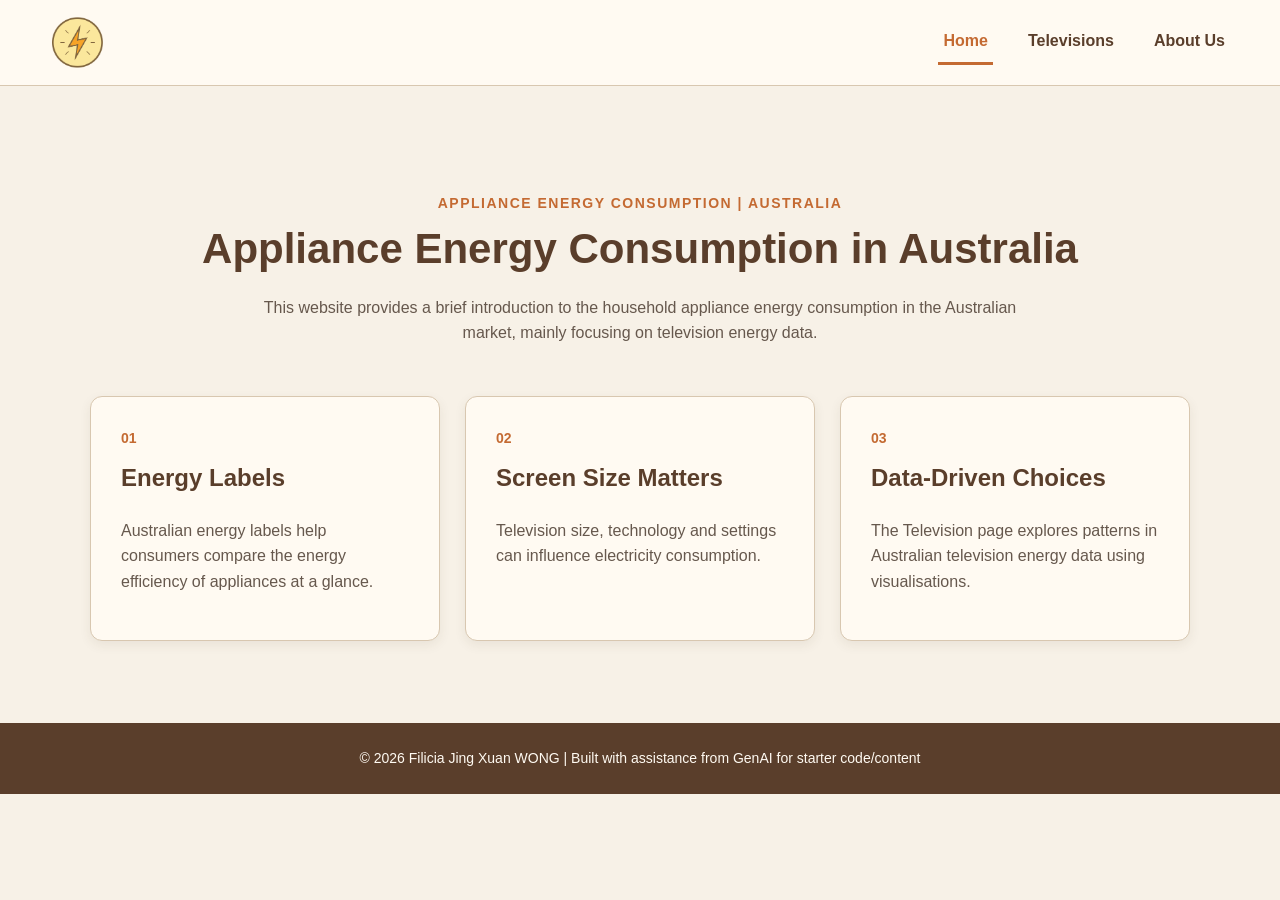
<file: index.html>
<!DOCTYPE html>
<html lang="en">
<!--Description: index.html-->
<!--Author: Filicia Jing Xuan WONG-->
<!--Date: 10/09/2026-->
<!--Validation: 24/9/2026-->

<!--Head-->
<head>
    <meta charset="utf-8">
    <meta name="description" content="T01 Website, Homepage">
    <meta name="keywords" content="Data Visualisation, Tutorial1, T01, Homepage">
    <meta name="authors" content="Filicia Jing Xuan WONG">
    <meta name="viewport" content="width=device-width, initial-scale=1.0">
    <title>Appliance Energy Consumption Website</title>
    <link rel="stylesheet" href="style.css">
</head>

<body data-page="home">
    
    <header class="website_header">
        <!--PowerIcon Logo-->
        <a class="powericon_logo_link" href="index.html" title="Return to Homepage">
            <img src="images/PowerIcon.png" alt="PowerIcon" class="powericon_logo">
        </a>

        <!--Navigation Bar-->
        <nav class="top_nav">
            <a href="index.html" data-page="home">Home</a>
            <a href="televisions.html" data-page="televisions">Televisions</a>
            <a href="aboutus.html" data-page="aboutus">About Us</a>
        </nav>
    </header>

    <!--Homepage Content-->
    <main class="container">
        <section class="section_container">

            <p class="homepage_statement">APPLIANCE ENERGY CONSUMPTION | AUSTRALIA</p>

            <h1>Appliance Energy Consumption in Australia</h1>

            <p class="homepage_statement_intro">
                This website provides a brief introduction to the household appliance energy consumption
                in the Australian market, mainly focusing on television energy data.
            </p>

        </section>

        <!--Information Cards-->
        <div class="info_card_grid">

            <!--Card 1-->
            <article class="info_card">
                <div class="card_order">01</div>
                <h2>Energy Labels</h2>
                <p>Australian energy labels help consumers compare the energy efficiency
                        of appliances at a glance.</p>
            </article>

            <!--Card 2-->
            <article class="info_card">
                    <div class="card_order">02</div>
                    <h2>Screen Size Matters</h2>
                    <p>Television size, technology and settings can influence electricity consumption.</p>
            </article>

            <!--Card 3-->
            <article class="info_card">
                    <div class="card_order">03</div>
                    <h2>Data-Driven Choices</h2>
                    <p>The Television page explores patterns in Australian television
                        energy data using visualisations.</p>
            </article>

        </div>
    </main>

    <!--Footer-->
    <footer class="footer">
        <p>&copy; 2026 Filicia Jing Xuan WONG | Built with assistance from GenAI for starter code/content</p>
    </footer>

    <script src="script.js"></script>

</body>
</html>
</file>
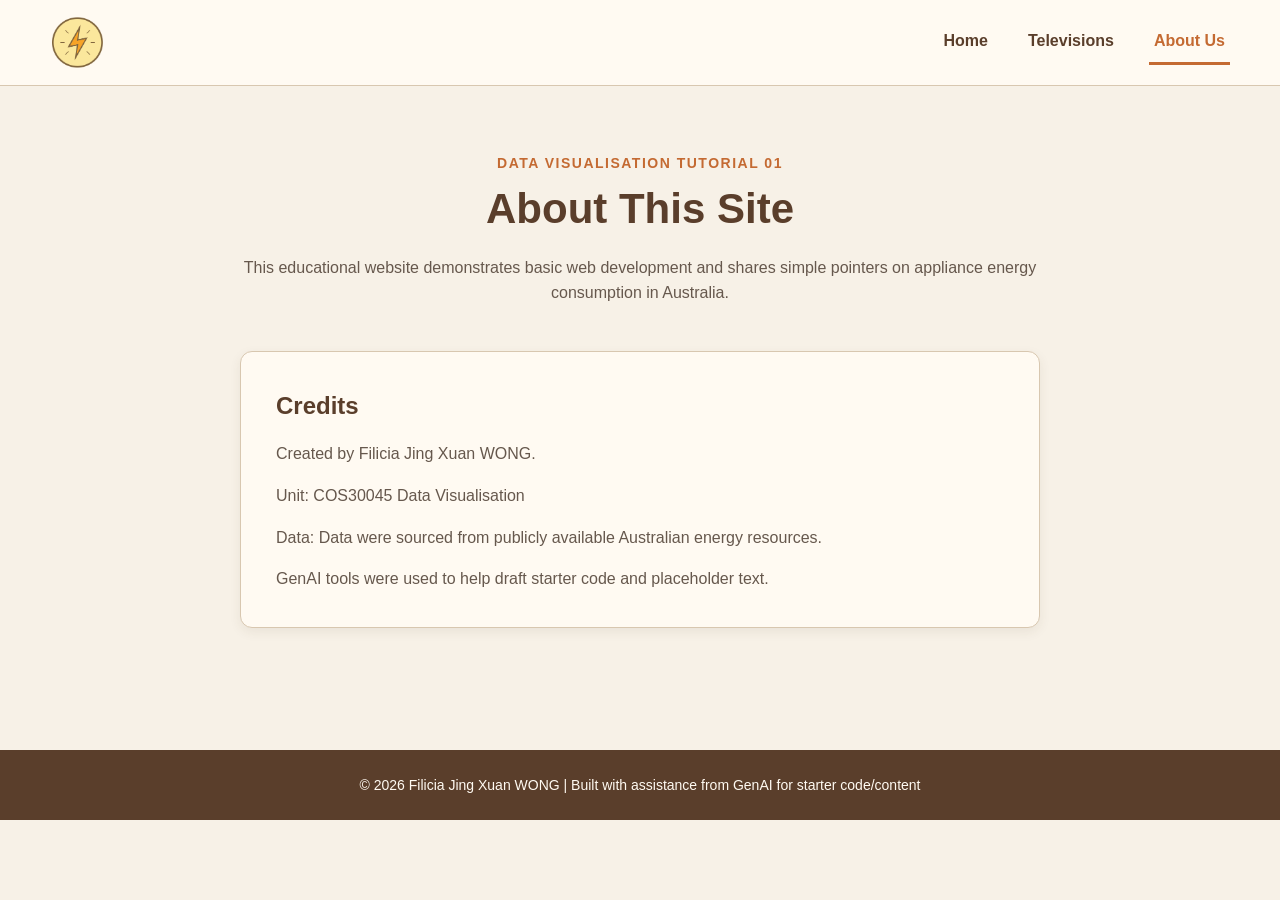
<file: aboutus.html>
<!DOCTYPE html>
<html lang="en">
<!--Description: aboutus.html-->
<!--Author: Filicia Jing Xuan WONG-->
<!--Date: 10/09/2026-->
<!--Validation: 24/9/2026-->

<!--Head-->
<head>
    <meta charset="utf-8">
    <meta name="description" content="T01 Website, About Us">
    <meta name="keywords" content="Data Visualisation, Tutorial1, T01, About Us">
    <meta name="authors" content="Filicia Jing Xuan WONG">
    <meta name="viewport" content="width=device-width, initial-scale=1.0">
    <title>About Us</title>
    <link rel="stylesheet" href="style.css">
</head>

<body data-page="aboutus">

    <header class="website_header">
        <!--PowerIcon Logo-->
        <a class="powericon_logo_link" href="index.html" title="Return to Homepage">
            <img src="images/PowerIcon.png" alt="PowerIcon" class="powericon_logo">
        </a>

        <!--Navigation Bar-->
        <nav class="top_nav">
            <a href="index.html" data-page="home">Home</a>
            <a href="televisions.html" data-page="televisions">Televisions</a>
            <a href="aboutus.html" data-page="aboutus">About Us</a>
        </nav>
    </header>

    <!--About Us Content-->
    <!--Introduction-->
    <main class="container">
        <section class="page_heading">

            <p class="aboutus_statement">DATA VISUALISATION TUTORIAL 01</p>

            <h1>About This Site</h1>

            <p class="aboutus_statement_intro">This educational website demonstrates basic web development and shares simple pointers on appliance energy consumption in Australia.</p>

        </section>

        <!--About Us Card-->
        <div class="about_card">
            <article>
                <h2>Credits</h2>
                <p>Created by Filicia Jing Xuan WONG.</p>
                <p>Unit: COS30045 Data Visualisation</p>
                <p>Data: Data were sourced from publicly available Australian energy resources.</p>
                <p>GenAI tools were used to help draft starter code and placeholder text.</p>
            </article>
        </div>

    </main>

    <!--Footer-->
    <footer class="footer">
        <p>&copy; 2026 Filicia Jing Xuan WONG | Built with assistance from GenAI for starter code/content</p>
    </footer>

    <script src="script.js"></script>

</body>
</html>
</file>
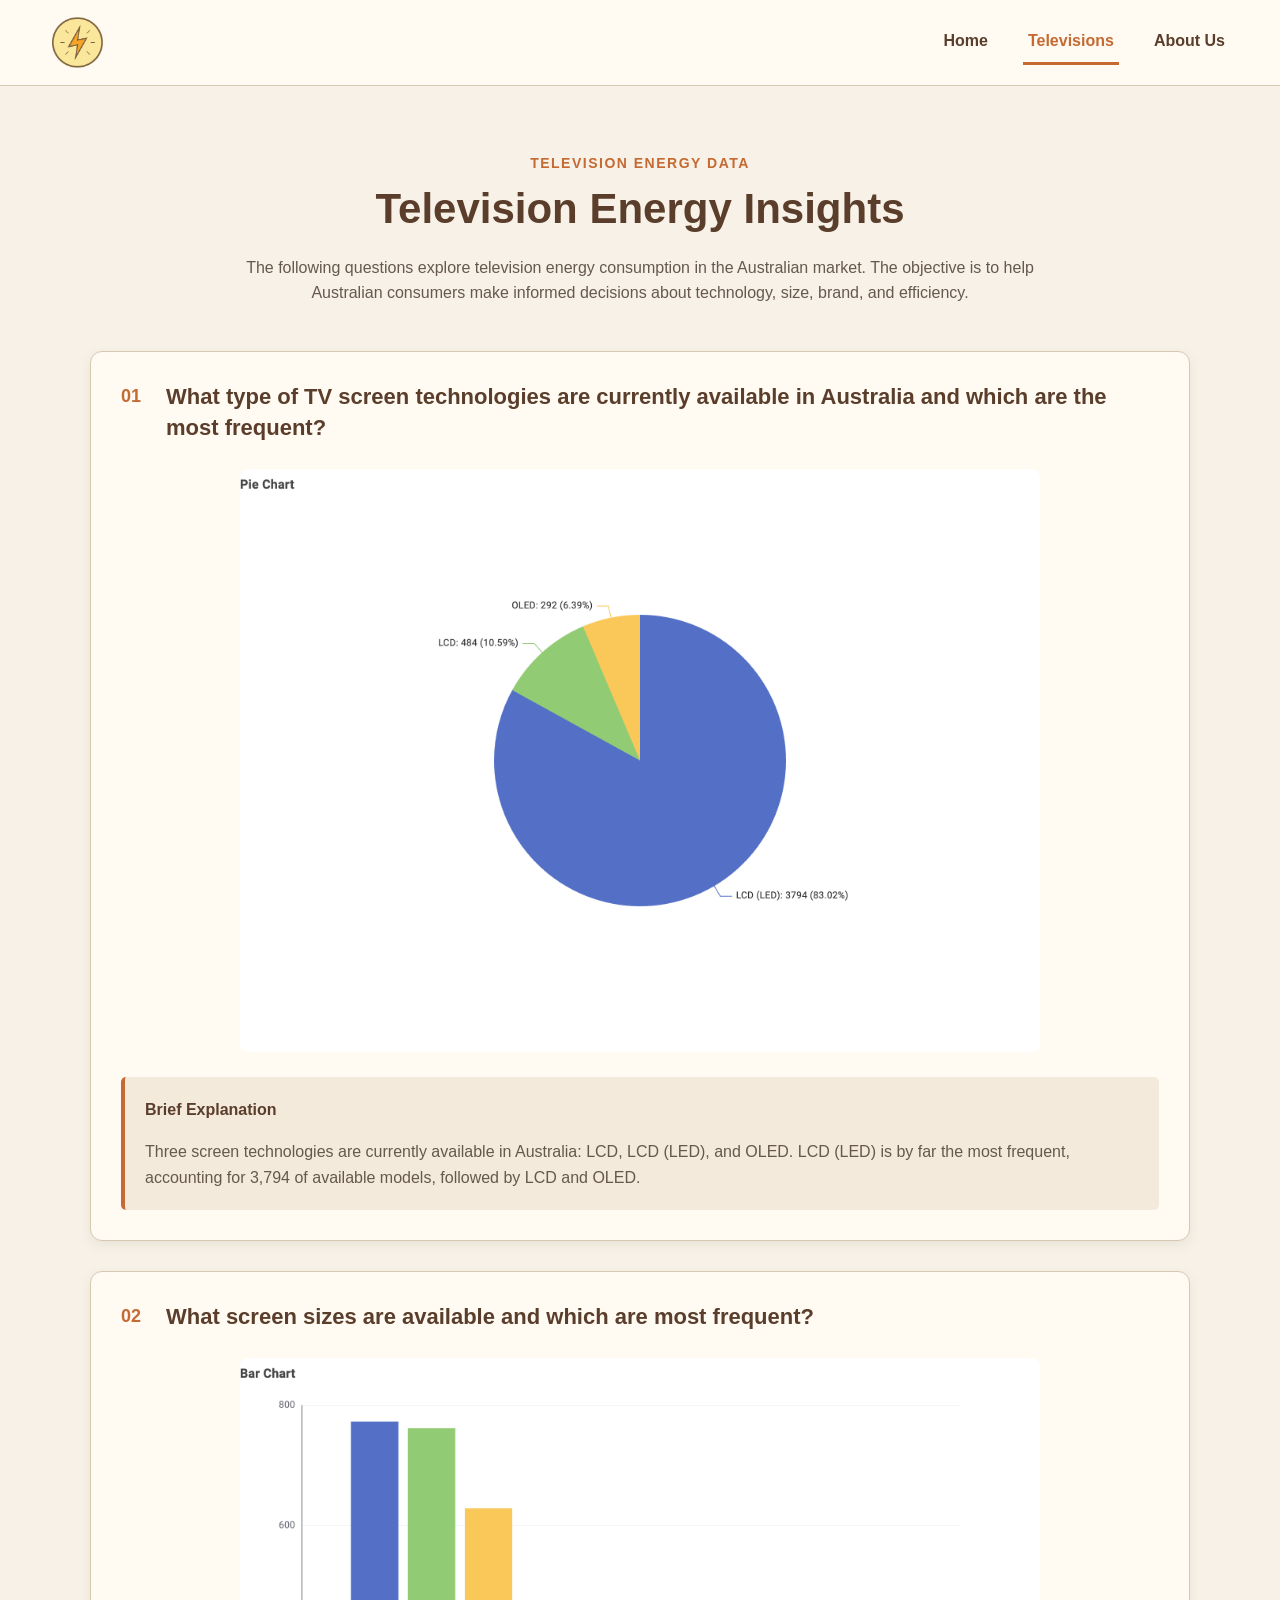
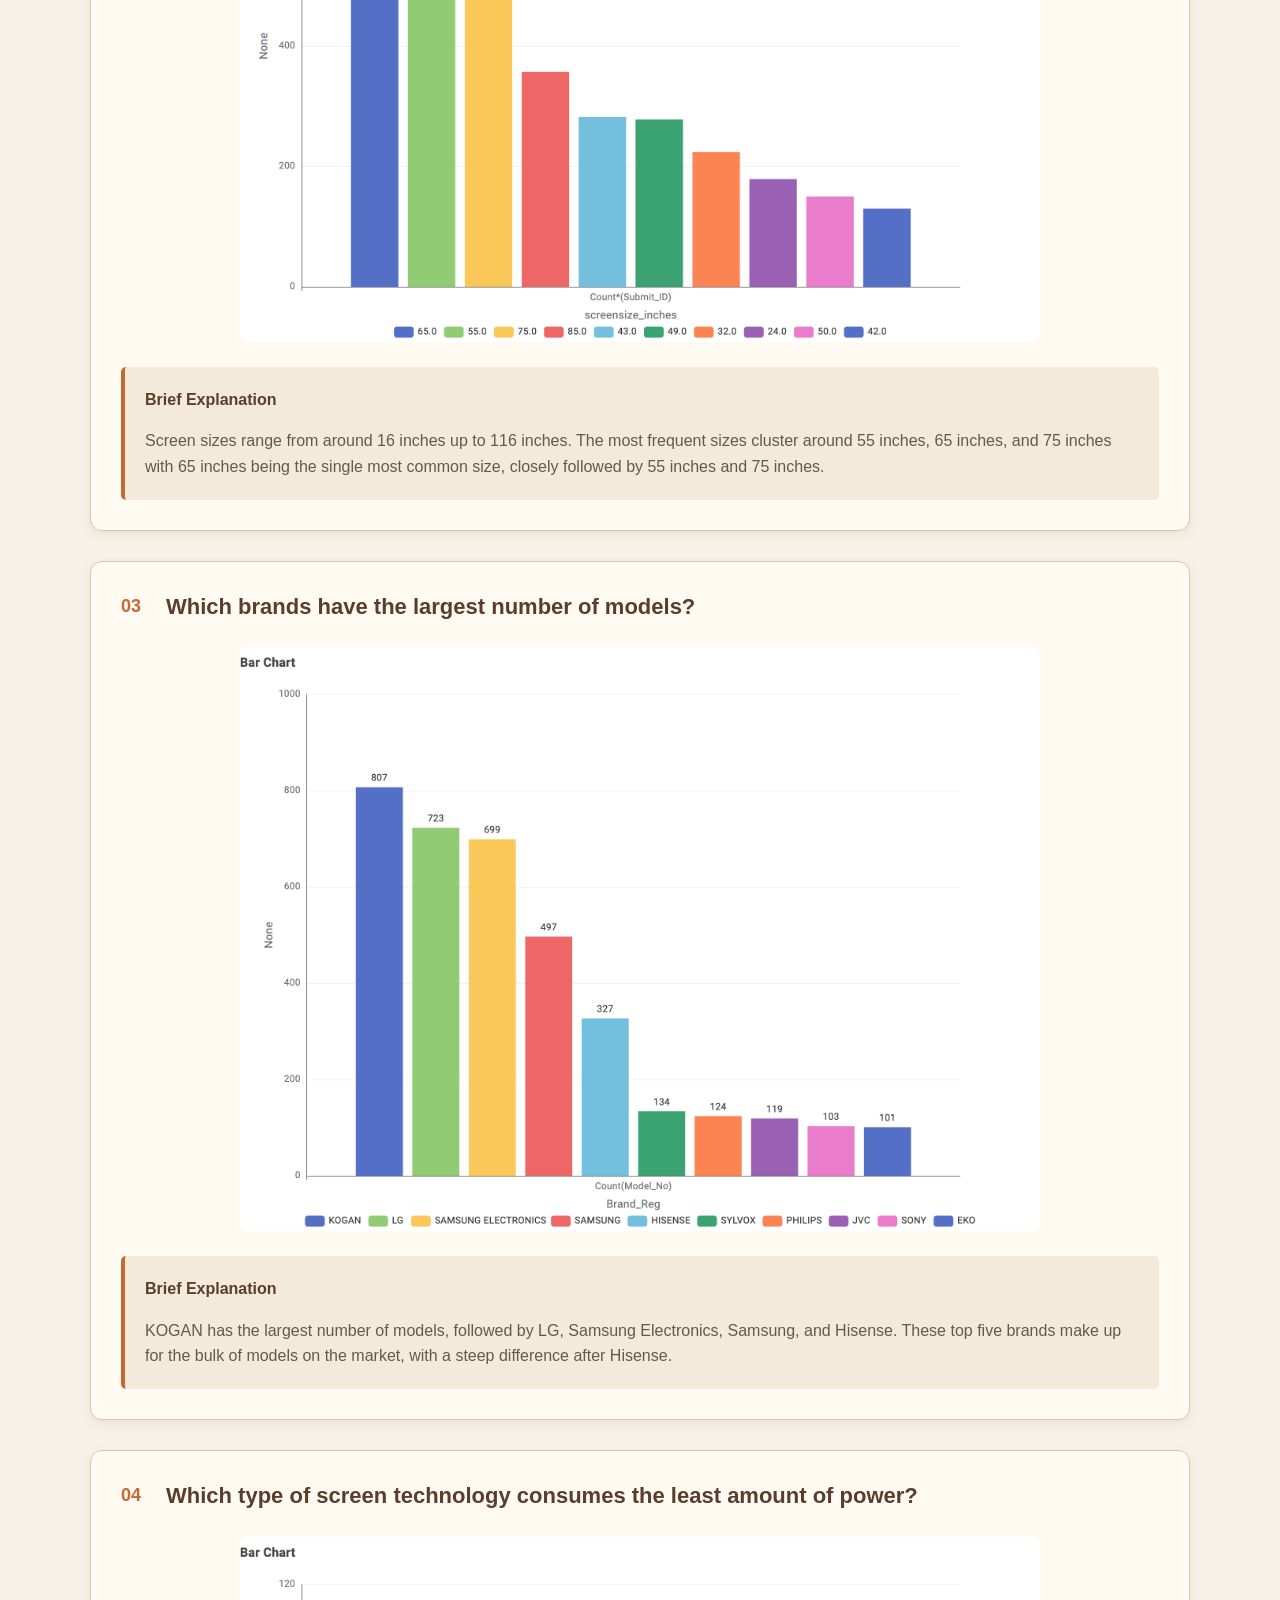
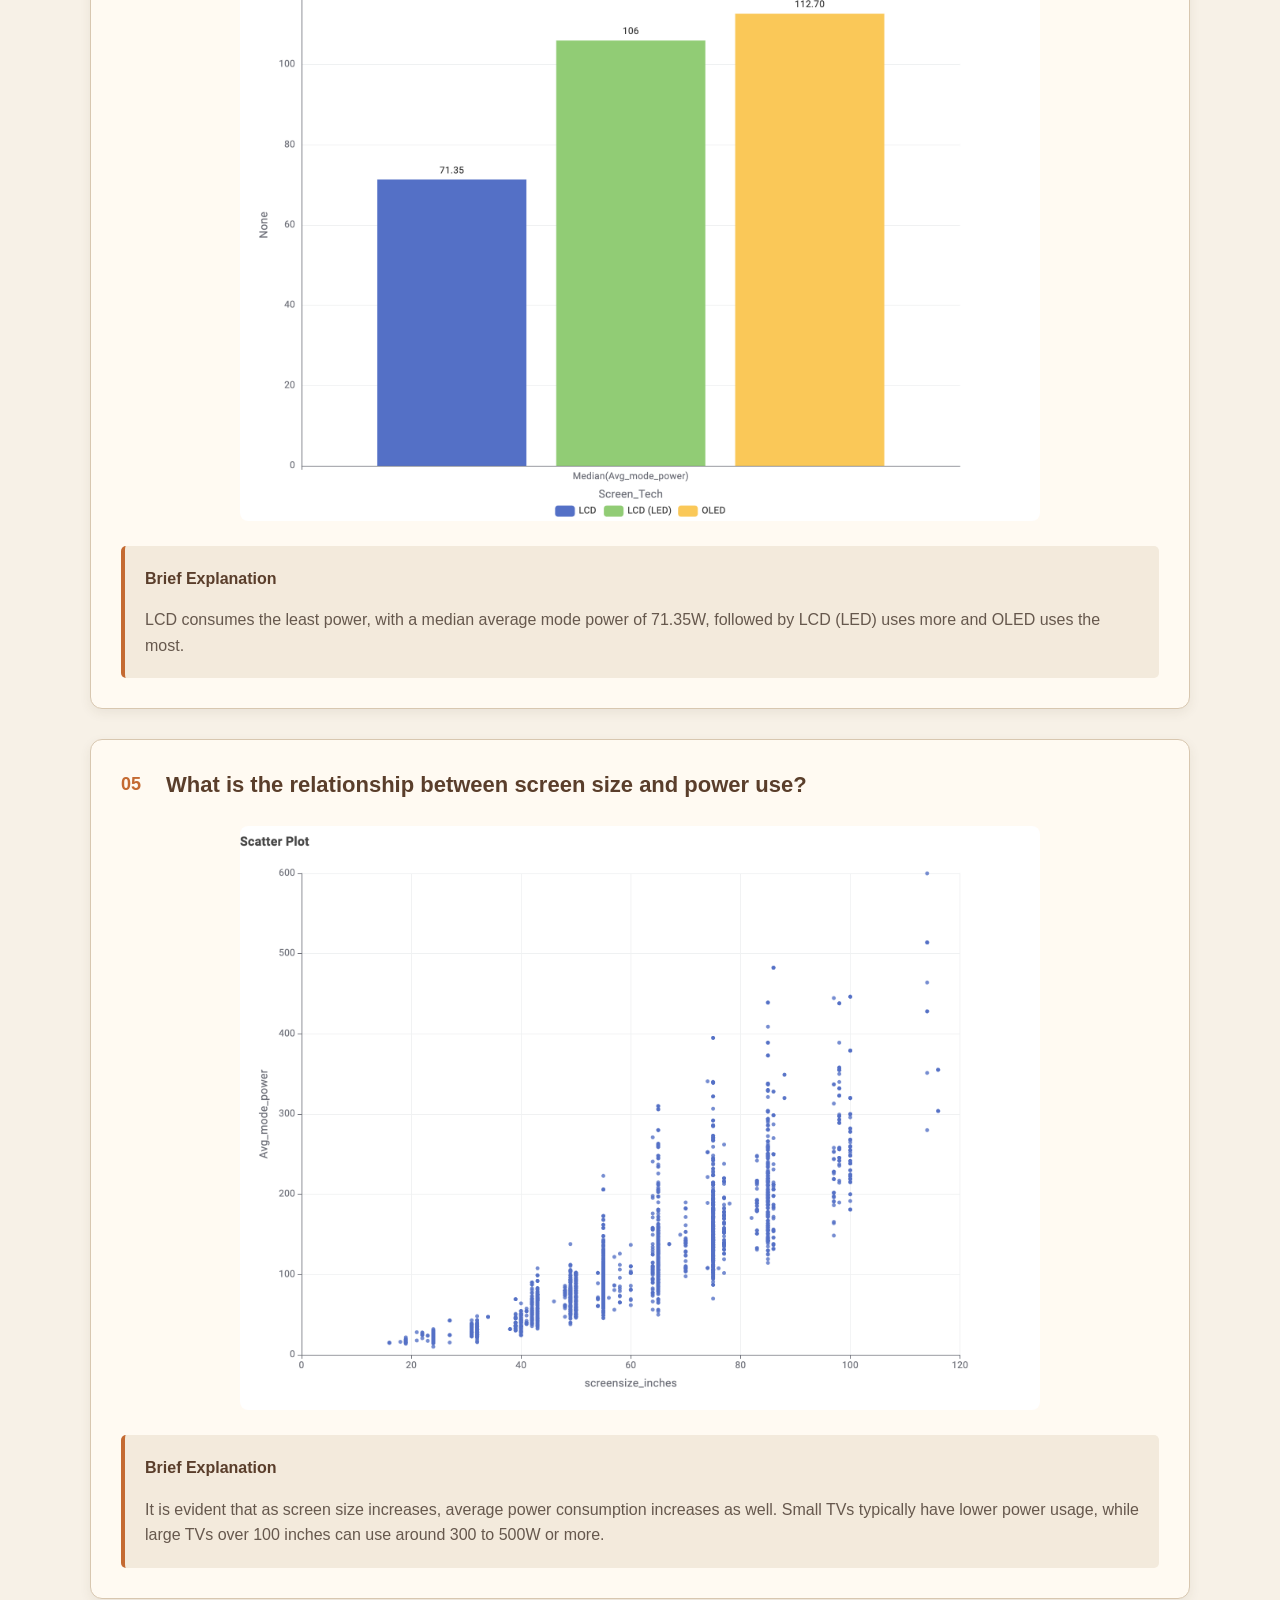
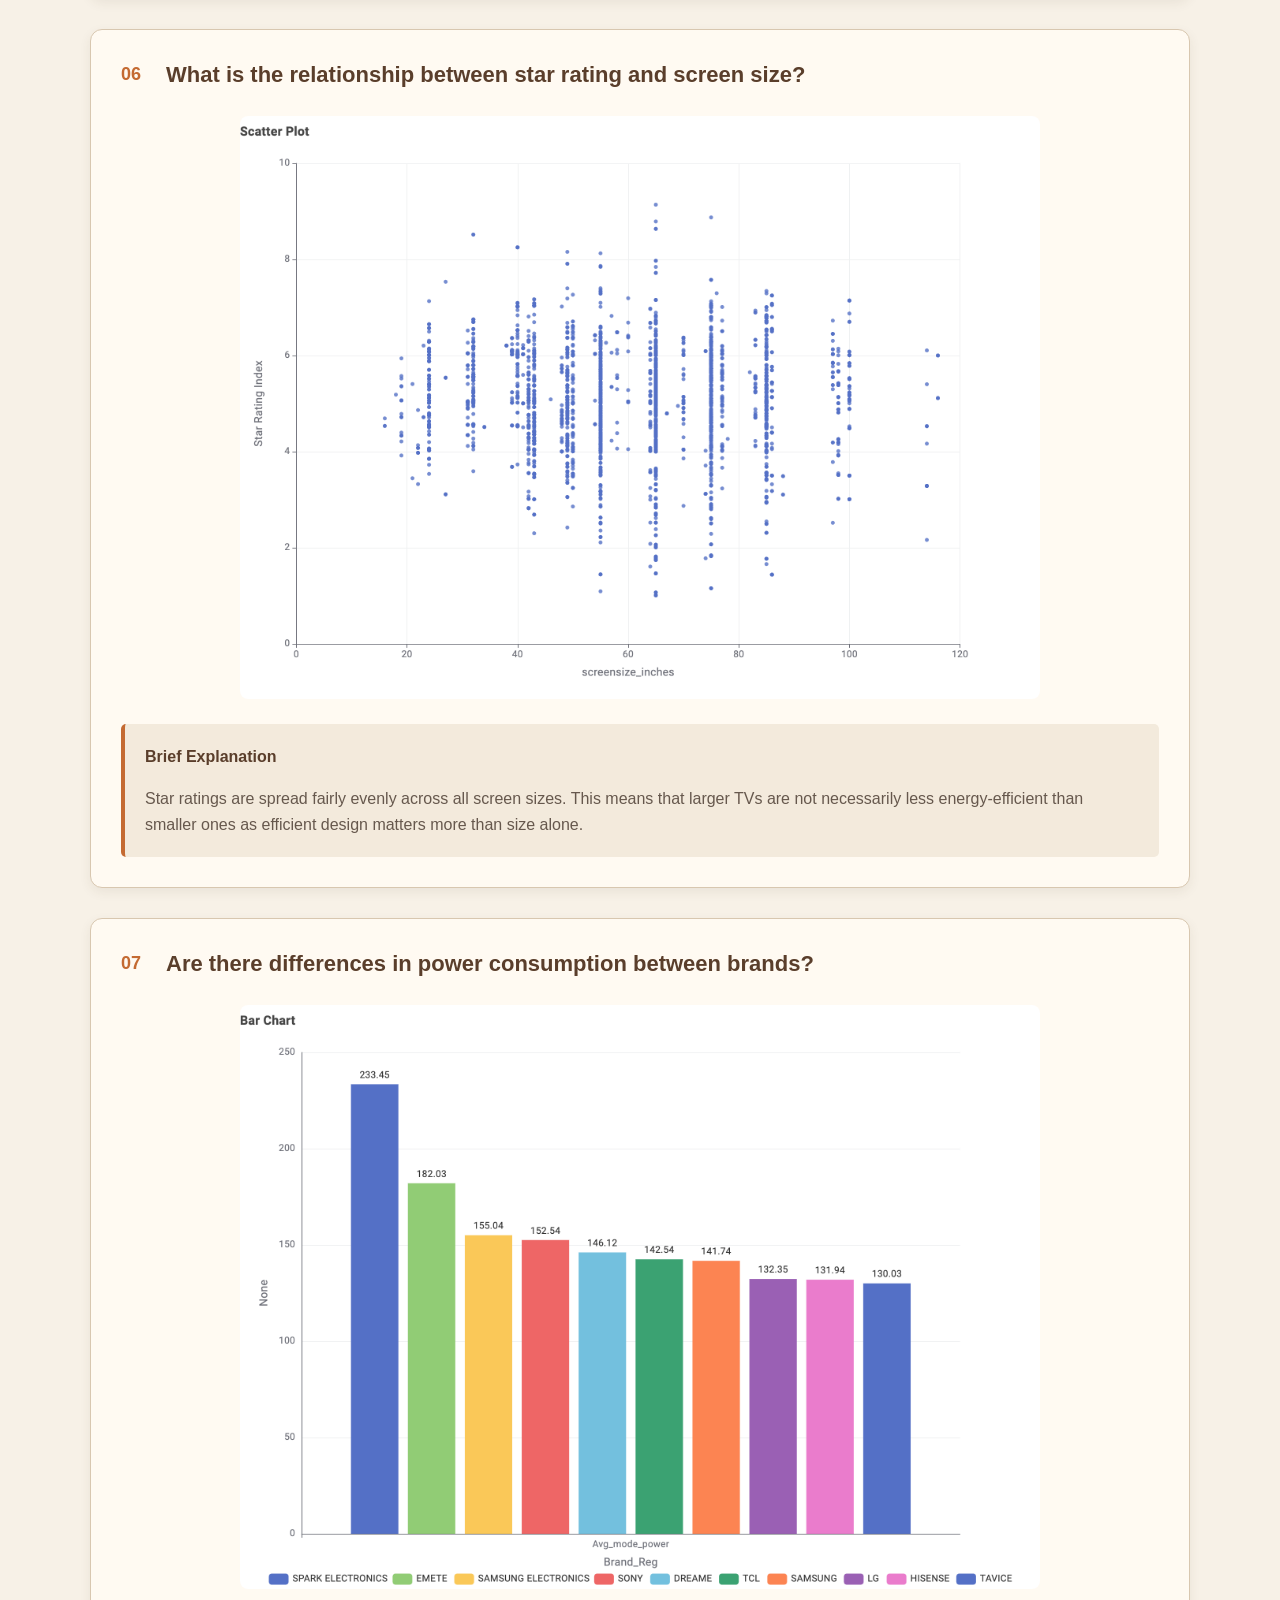
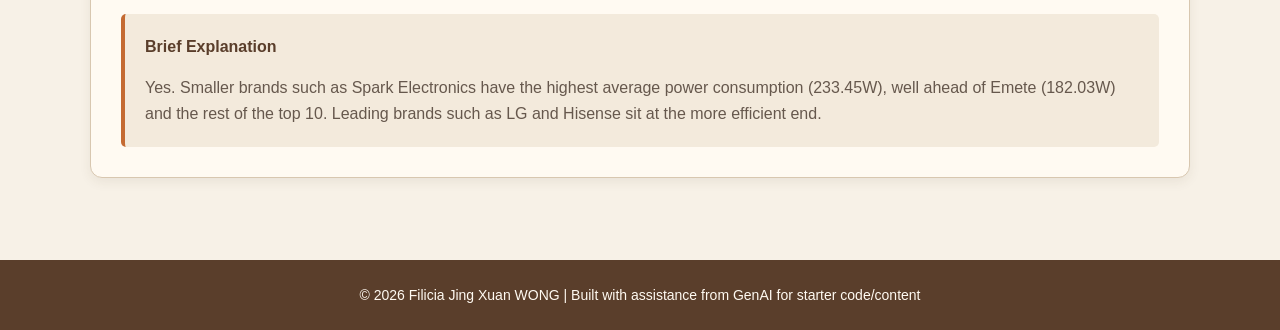
<file: televisions.html>
<!DOCTYPE html>
<html lang="en">
<!--Description: televisions.html-->
<!--Author: Filicia Jing Xuan WONG-->
<!--Date: 10/09/2026-->
<!--Validation: 24/9/2026-->

<!--Head-->
<head>
    <meta charset="utf-8">
    <meta name="description" content="T01 Website, Televisions">
    <meta name="keywords" content="Data Visualisation, Tutorial1, T01, Televisions">
    <meta name="authors" content="Filicia Jing Xuan WONG">
    <meta name="viewport" content="width=device-width, initial-scale=1.0">
    <title>Televisions</title>
    <link rel="stylesheet" href="style.css">
</head>

<body data-page="televisions">

    <header class="website_header">
        <!--PowerIcon Logo-->
        <a class="powericon_logo_link" href="index.html" title="Return to Homepage">
            <img src="images/PowerIcon.png" alt="PowerIcon" class="powericon_logo">
        </a>

        <!--Navigation Bar-->
        <nav class="top_nav">
            <a href="index.html" data-page="home">Home</a>
            <a href="televisions.html" data-page="televisions">Televisions</a>
            <a href="aboutus.html" data-page="aboutus">About Us</a>
        </nav>
    </header>

    <!--Televisions Content-->
    <main class="container">
        <section class="page_heading">
            <p class="televisions_statement">TELEVISION ENERGY DATA</p>
            <h1>Television Energy Insights</h1>
            <p class="televisions_statement_intro">The following questions explore television energy consumption
                in the Australian market. 
                The objective is to help Australian consumers make informed decisions about technology, size, brand, and efficiency.
            </p>
        </section>

        <!--Questions-->
        <div class="questions">

            <!--Question 1-->
            <article class="question_card">
                <div class="question_header">
                    <span class="question_order">01</span>
                    
                    <h2>
                        What type of TV screen technologies are currently available 
                        in Australia and which are the most frequent?
                    </h2>
                </div>

                <div>
                    <img src="images/Q1_PIE.png" alt="Pie Chart of what type of TV screen technologies are currently available in Australia and which are the most frequent">
                </div>

                <div class="brief_explanation">
                    <strong>Brief Explanation</strong>
                    <p>Three screen technologies are currently available in Australia: LCD, LCD (LED), and OLED. 
                        LCD (LED) is by far the most frequent, accounting for 3,794 of available models, followed by LCD and OLED.</p>
                </div>
            </article>

            <!--Question 2-->
            <article class="question_card">
                <div class="question_header">
                    <span class="question_order">02</span>
                    
                    <h2>
                        What screen sizes are available and which are most frequent?
                    </h2>
                </div>

                <div>
                    <img src="images/Q2_BAR.png" alt="Chart of what screen sizes are available and which are most frequent">
                </div>

                <div class="brief_explanation">
                    <strong>Brief Explanation</strong>
                    <p>Screen sizes range from around 16 inches up to 116 inches.
                        The most frequent sizes cluster around 55 inches, 65 inches, and 75 inches with 65 inches being the single most common size, closely followed by 55 inches and 75 inches.</p>
                </div>
            </article>

            <!--Question 3-->
            <article class="question_card">
                <div class="question_header">
                    <span class="question_order">03</span>
                    
                    <h2>
                        Which brands have the largest number of models?
                    </h2>
                </div>

                <div>
                    <img src="images/Q3_BAR.png" alt="Chart of which brands have the largest number of models">
                </div>

                <div class="brief_explanation">
                    <strong>Brief Explanation</strong>
                    <p>KOGAN has the largest number of models, followed by LG, Samsung Electronics, Samsung, and Hisense.
                        These top five brands make up for the bulk of models on the market, with a steep difference after Hisense.</p>
                </div>
            </article>

            <!--Question 4-->
            <article class="question_card">
                <div class="question_header">
                    <span class="question_order">04</span>
                    
                    <h2>Which type of screen technology consumes the least amount of power?</h2>
                </div>

                <div>
                    <img src="images/Q4_BAR.png" alt="Chart of which type of screen technology consumes the least amount of power">
                </div>

                <div class="brief_explanation">
                    <strong>Brief Explanation</strong>
                    <p>LCD consumes the least power, with a median average mode power of 71.35W, followed by LCD (LED) uses more and OLED uses the most.</p>
                </div>
            </article>

            <!--Question 5-->
            <article class="question_card">
                <div class="question_header">
                    <span class="question_order">05</span>
                
                    <h2>What is the relationship between screen size and power use?</h2>
                </div>

                <div>
                    <img src="images/Q5_SCATTER.png" alt="Chart of the relationship between screen size and power use">
                </div>

                <div class="brief_explanation">
                    <strong>Brief Explanation</strong>
                    <p>It is evident that as screen size increases, average power consumption increases as well.
                        Small TVs typically have lower power usage, while large TVs over 100 inches can use around 300 to 500W or more.</p>
                </div>
            </article>

            <!--Question 6-->
            <article class="question_card">
                <div class="question_header">
                    <span class="question_order">06</span>
                
                    <h2>What is the relationship between star rating and screen size?</h2>
                </div>

                <div>
                    <img src="images/Q6_SCATTER.png" alt="Chart of the relationship between star rating and screen size">
                </div>

                <div class="brief_explanation">
                    <strong>Brief Explanation</strong>
                    <p>Star ratings are spread fairly evenly across all screen sizes.
                        This means that larger TVs are not necessarily less energy-efficient than smaller ones as efficient design matters more than size alone.</p>
                </div>
            </article>

            <!--Question 7-->
            <article class="question_card">
                <div class="question_header">
                    <span class="question_order">07</span>
                
                    <h2>Are there differences in power consumption between brands?</h2>
                </div>

                <div>
                    <img src="images/Q7_BAR.png" alt="Bar Chart of the differences in power consumption between brands">
                </div>

                <div class="brief_explanation">
                    <strong>Brief Explanation</strong>
                    <p>Yes. Smaller brands such as Spark Electronics have the highest average power consumption (233.45W), well ahead of Emete (182.03W) and the rest of the top 10.
                         Leading brands such as LG and Hisense sit at the more efficient end.</p>
                </div>
            </article>

        </div>
    </main>

    <!--Footer-->
    <footer class="footer">
        <p>&copy; 2026 Filicia Jing Xuan WONG | Built with assistance from GenAI for starter code/content</p>
    </footer>

    <script src="script.js"></script>

</body>
</html>
</file>
<file: style.css>
/*Description: style.css
Author: Filicia Jing Xuan WONG
Date: 10/09/2026
Validation: 24/9/2026*/

/*Webpage Styling*/
* {
    box-sizing: border-box;
}

body {
    margin: 0;
    font-family: Arial, sans-serif;
    background-color:#f7f1e7;
    color: #3f3025;
    line-height: 1.6;
}

/*Header*/
.website_header {
    display: flex;
    align-items: center;
    justify-content: space-between;
    padding: 15px 50px;
    background-color: #fffaf2;
    border-bottom: 1px solid #d8c7b0;
    position: sticky;
    top: 0;
    z-index: 1500;
}

/*Logo*/
.powericon_logo_link {
    display: block;
}

.powericon_logo {
    width: 55px;
    height: 55px;
    display: block;
}

.powericon_logo_link:hover {
    opacity: 0.80;
}

/*Navigation bar*/
.top_nav {
    display: flex;
    gap: 30px;
}

.top_nav a {
    text-decoration: none;
    color: #5a3e2b;
    font-weight: bold;
    padding: 8px 5px;
    border-bottom: 3px solid transparent;
}

.top_nav a:hover {
    color: #c46a32;
    border-bottom: 3px solid #c46a32;
}

/*Current Page*/
.top_nav a.active {
    color: #c46a32;
    border-bottom: 3px solid #c46a32;
}

/*Main Container*/
.container {
    width: 90%;
    max-width: 1100px;
    margin: 0 auto;
    padding: 52px 0;
}

/*Home Page*/
.section_container {
    text-align: center;
    padding: 40px 20px 50px;
}

.homepage_statement, .televisions_statement, .aboutus_statement {
    color: #c46a32;
    font-size: 14px;
    font-weight: bold;
    letter-spacing: 1.5px;
    margin-bottom: 10px;
}

.section_container h1,
.page_heading h1 {
    color: #5a3e2b;
    font-size: 42px;
    line-height: 1.2;
    margin: 10px 0 20px;
}

.homepage_statement_intro, .televisions_statement_intro, .aboutus_statement_intro{
    max-width: 800px;
    margin: 0 auto;
    color: #66584d;
}

/*Information Cards*/
.info_card_grid {
    display: grid;
    grid-template-columns: repeat(3, 1fr);
    gap: 25px;
}

.info_card {
    background-color: #fffaf2;
    border: 1px solid #d8c7b0;
    border-radius: 12px;
    padding: 30px;
    box-shadow: 0 4px 12px rgba(80, 60, 40, 0.08);
}

.info_card:hover {
    transform: translateY(-3px);
}

.card_order {
    color: #c46a32;
    font-weight: bold;
    font-size: 14px;
    margin-bottom: 10px;
}

.info_card h2 {
    color: #5a3e2b;
    margin-top: 0;
}

.info_card p {
    color: #66584d;
}

/*Television Page*/
.page_heading {
    text-align: center;
    margin-bottom: 45px;
}

.page_heading h1 {
    margin-bottom: 20px;
}


/*Question Cards*/
.questions {
    display: flex;
    flex-direction: column;
    gap: 30px;
}

.question_card {
    background-color: #fffaf2;
    border: 1px solid #d8c7b0;
    border-radius: 12px;
    padding: 30px;
    box-shadow: 0 4px 12px rgba(80, 60, 40, 0.08);
}

.question_header {
    display: flex;
    align-items: flex-start;
    gap: 15px;
    margin-bottom: 25px;
}

.question_order {
    color: #c46a32;
    font-size: 18px;
    font-weight: bold;
    min-width: 30px;
}

.question_header h2 {
    margin: 0;
    color: #5a3e2b;
    font-size: 22px;
    line-height: 1.4;
}

/*Chart Images*/
.question_card img {
    display: block;
    width: 100%;
    max-width: 800px;
    height: auto;
    margin: 0 auto 25px;
    border-radius: 8px;
}

/*Explanation*/
.brief_explanation {
    background-color: #f3eadc;
    padding: 20px;
    border-left: 4px solid #c46a32;
    border-radius: 5px;
}

.brief_explanation strong {
    color: #5a3e2b;
}

.brief_explanation p {
    margin-bottom: 0;
    color: #66584d;
}

/*About Us Page*/
.about_card {
    max-width: 800px;
    margin: 40px auto;
    padding: 35px;
    background-color: #fffaf2;
    border: 1px solid #d8c7b0;
    border-radius: 12px;
    box-shadow: 0 4px 12px rgba(80, 60, 40, 0.08);
}

.about_card h2 {
    margin-top: 0;
    margin-bottom: 15px;
    color: #5a3e2b;
}

.about_card p {
    margin-bottom: 15px;
    color: #66584d;
}

.about_card p:last-child {
    margin-bottom: 0;
}

/*Footer*/
.footer {
    background-color: #5a3e2b;
    color: #fffaf2;
    text-align: center;
    padding: 24px 20px;
    margin-top: 30px;
}

.footer p {
    margin: 0;
    font-size: 14px;
}


/*Web Responsiveness*/
@media (max-width: 768px) {

    .website_header {
        padding: 15px 25px;
    }

    .top_nav {
        gap: 15px;
    }

    .top_nav a {
        font-size: 14px;
    }

    .section_container h1,
    .page_heading h1 {
        font-size: 32px;
    }

    .info_card_grid {
        grid-template-columns: 1fr;
    }

    .question_header h2 {
        font-size: 19px;
    }
}


@media (max-width: 500px) {

    .website_header {
        flex-direction: column;
        gap: 15px;
    }

    .top_nav {
        gap: 12px;
    }

    .container {
        width: 92%;
        padding: 35px 0;
    }

    .question_card {
        padding: 20px;
    }
}
</file>
